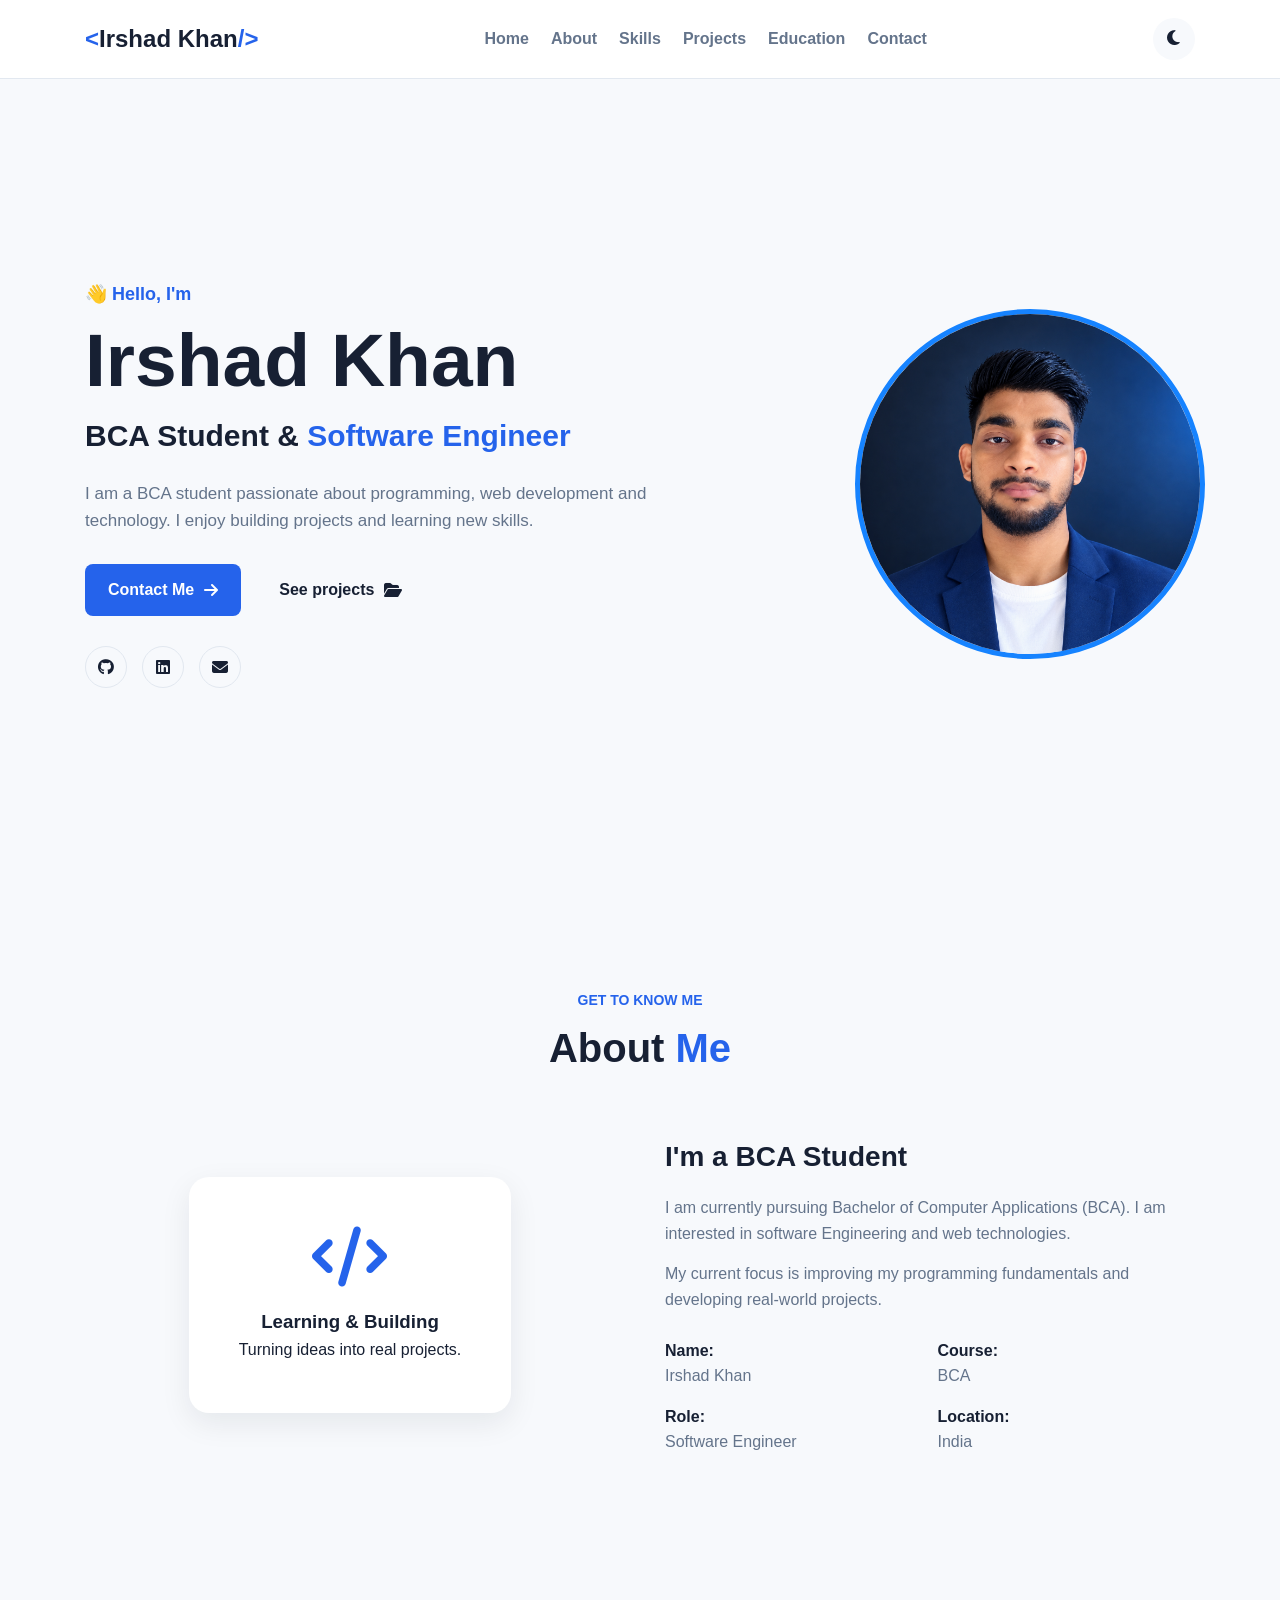
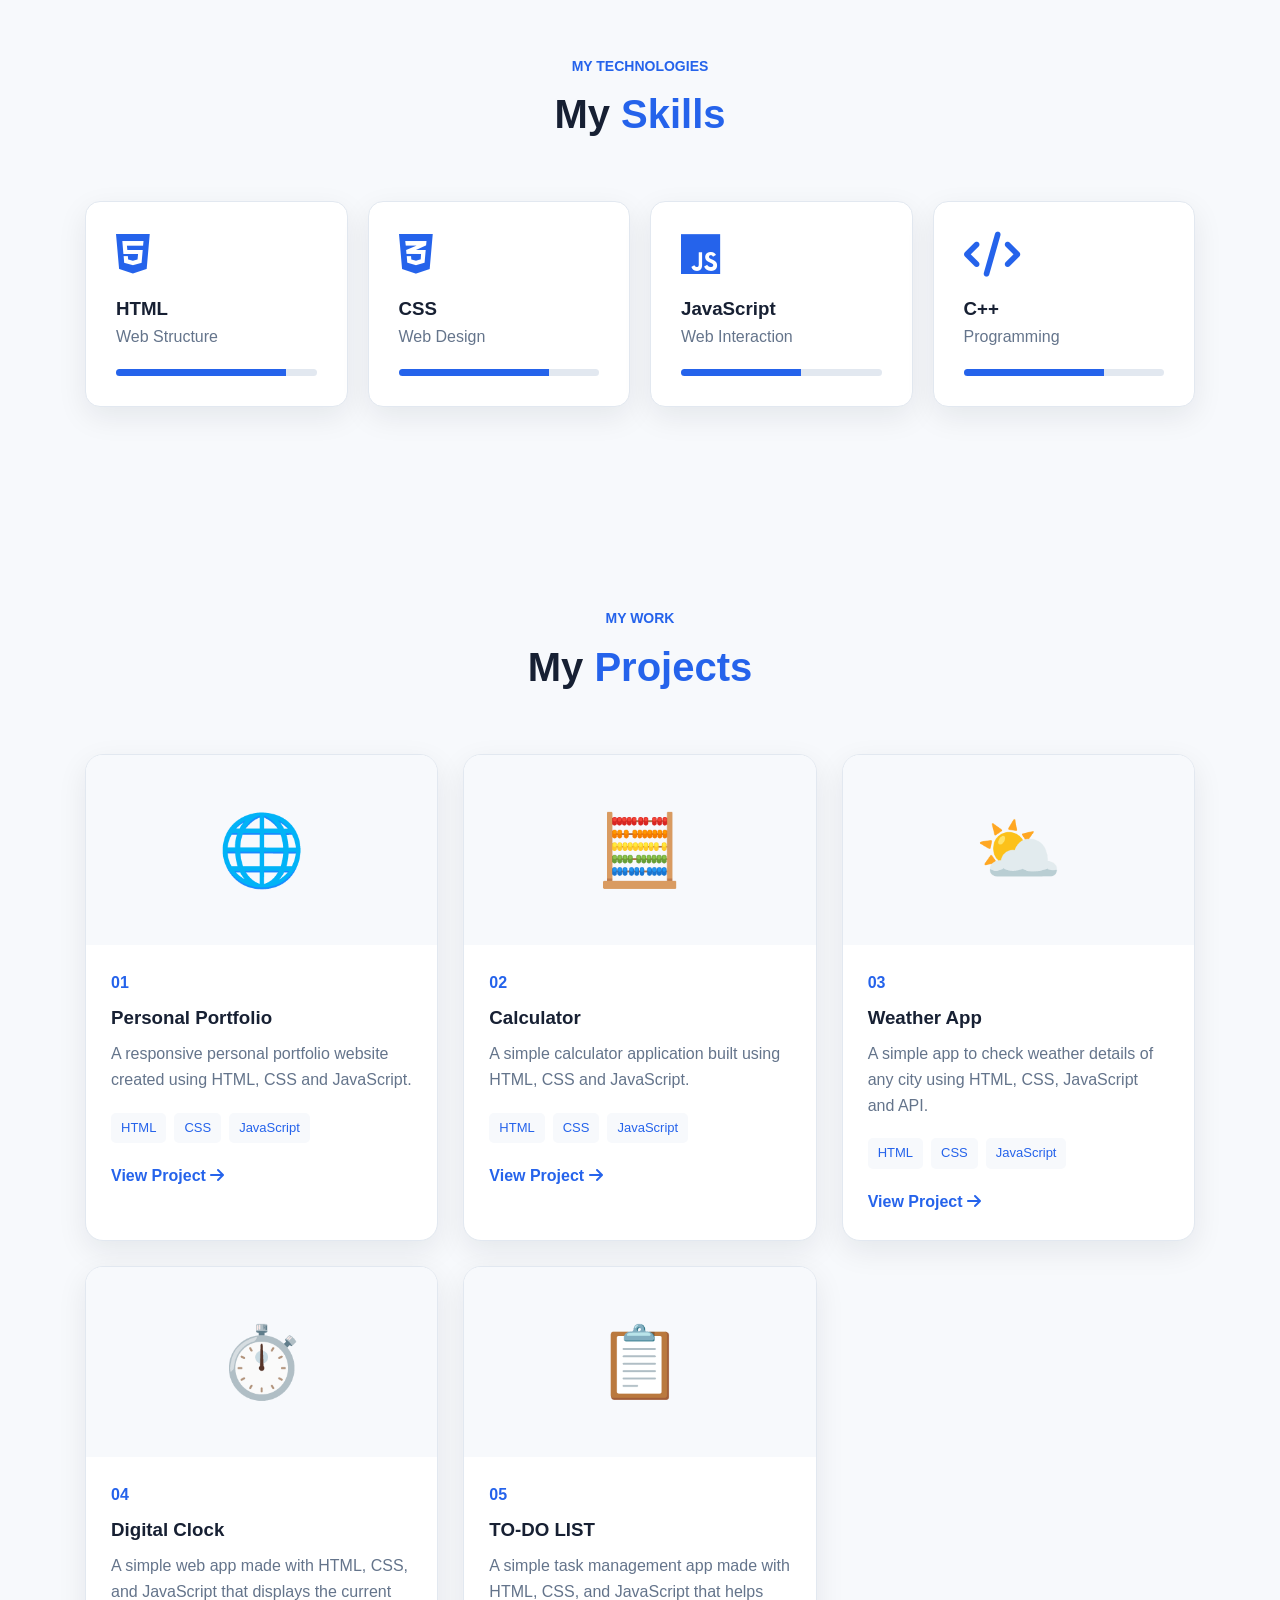
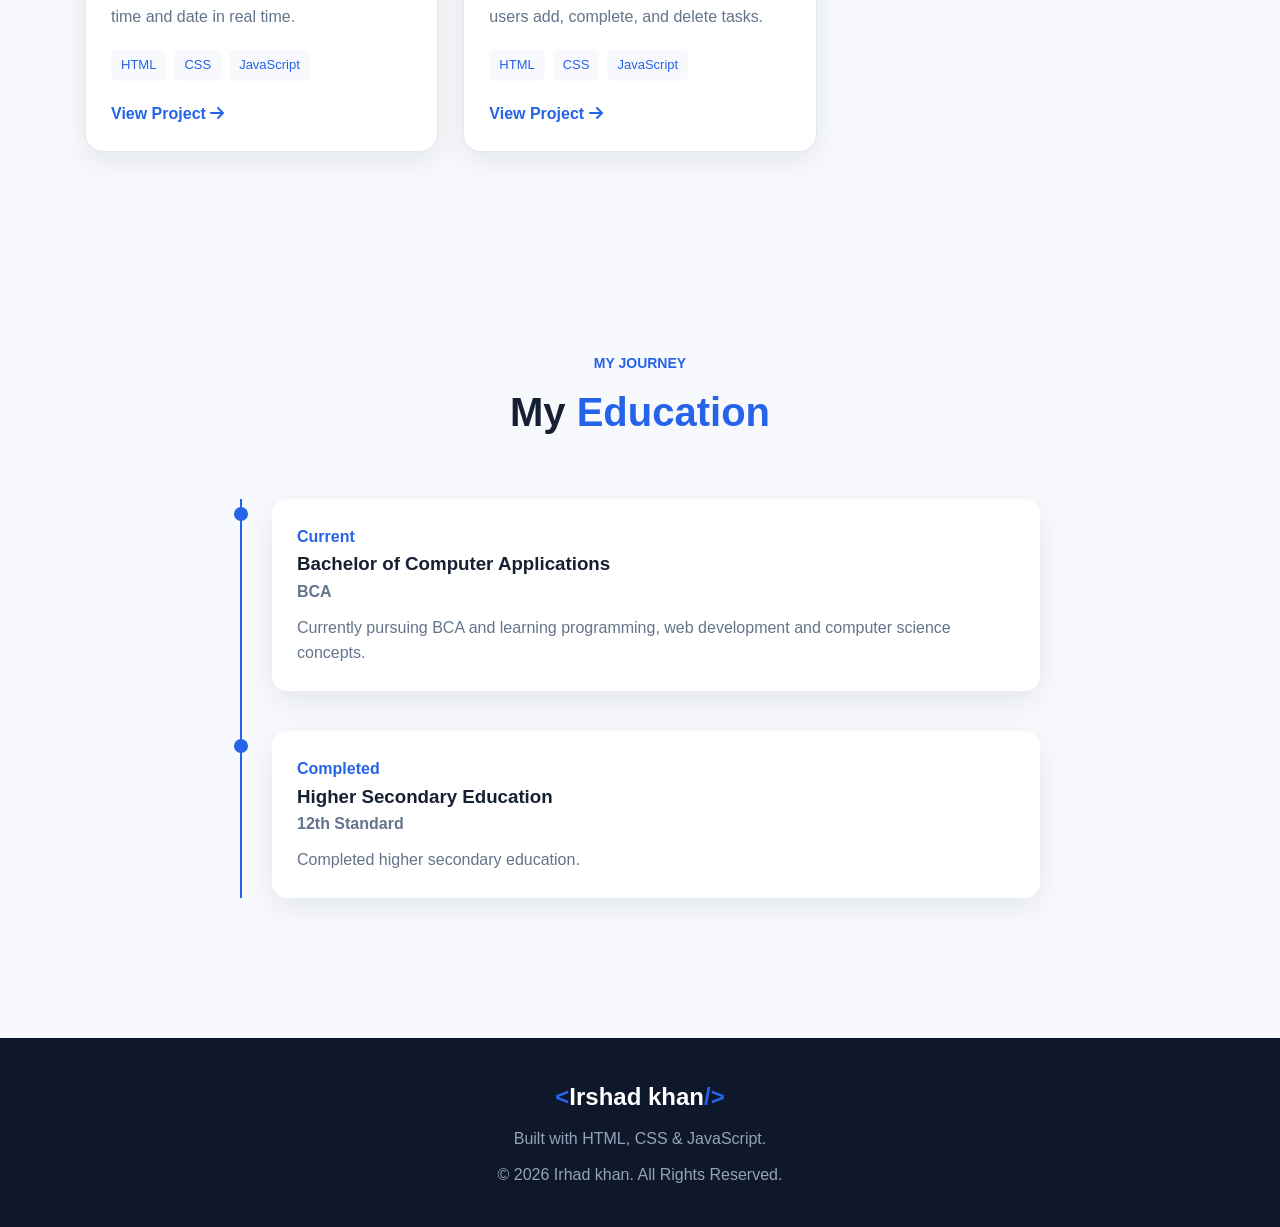
<file: index.html>
<!DOCTYPE html>
<html lang="en">

<head>
    <meta charset="UTF-8">

    <meta name="viewport"
        content="width=device-width, initial-scale=1.0">

    <meta name="description"
        content="Personal portfolio of a BCA student and aspiring software Engineer .">

    <title> Irshad Khan | BCA Student Portfolio</title>

    <!-- CSS -->
    <link rel="stylesheet" href="style.css">

    <!-- Font Awesome Icons -->
    <link rel="stylesheet"
        href="https://cdnjs.cloudflare.com/ajax/libs/font-awesome/6.5.2/css/all.min.css">

</head>

<body>

    <!-- ================= NAVBAR ================= -->

    <header>

        <nav class="navbar">

            <a href="#home" class="logo">
                <span>&lt;</span>Irshad Khan<span>/&gt;</span>
            </a>

            <ul class="nav-links">

                <li>
                    <a href="#home">Home</a>
                </li>

                <li>
                    <a href="#about">About</a>
                </li>

                <li>
                    <a href="#skills">Skills</a>
                </li>

                <li>
                    <a href="#projects">Projects</a>
                </li>

                <li>
                    <a href="#education">Education</a>
                </li>
                
                <li>
                    <a href="#Contact">Contact</a>
                </li>

                
            </ul>

            <div class="nav-buttons">

                <button id="theme-btn"
                    class="icon-btn"
                    aria-label="Change theme">

                    <i class="fas fa-moon"></i>

                </button>

                <button id="menu-btn"
                    class="icon-btn menu-btn"
                    aria-label="Open menu">

                    <i class="fas fa-bars"></i>

                </button>

            </div>

        </nav>

    </header>


    <!-- ================= HOME ================= -->

    <main>

        <section id="home" class="hero">

            <div class="hero-content">

                <p class="small-title">
                    👋 Hello, I'm
                </p>

                <h1>
                    Irshad Khan
                </h1>

                <h2>
                    BCA Student &
                    <span> Software Engineer</span>
                </h2>

                <p class="hero-description">

                    I am a BCA student passionate about
                    programming, web development and
                    technology. I enjoy building projects
                    and learning new skills.

                </p>

                <div class="hero-buttons">
                    <a href="contact.html"
                        class="btn primary-btn">
                        Contact Me
                        <i class="fas fa-arrow-right"></i>
                    </a>

                    <a href="#projects"
                        class="btn secondary-byn">
                        See projects
                        <i class="fas fa-folder-open"></i>
                    </a>
                    

               

                </div>


                <!-- Social Media -->

                <div class="social-links">

                    <a href="https://github.com/irshad7878"
                        target="_blank"
                        aria-label="GitHub">

                        <i class="fab fa-github"></i>

                    </a>

                    <a href="https://www.linkedin.com/in/irshad-khan-5201314m"


                        target="_blank"
                        aria-label="LinkedIn">

                        <i class="fab fa-linkedin"></i>

                    </a>

                    <a href="mailto:ik4012990@gmail.com"
                        aria-label="Email">

                        <i class="fas fa-envelope"></i>

                    </a>

                </div>

            </div>


            <!-- Profile -->

            <div class="hero-image">

                <div class="profile-container">

                    <div class="profile-circle">

                        <!-- Replace this emoji with your image later -->

                        <img src="image1.png" alt="My Photo">

                    </div>

                </div>

            </div>

        </section>


        <!-- ================= ABOUT ================= -->

        <section id="about"
            class="section reveal">

            <div class="section-heading">

                <p>GET TO KNOW ME</p>

                <h2>About <span>Me</span></h2>

            </div>


            <div class="about-grid">

                <div class="about-image">

                    <div class="about-card">

                        <i class="fas fa-code"></i>

                        <h3>
                            Learning & Building
                        </h3>

                        <p>
                            Turning ideas into real projects.
                        </p>

                    </div>

                </div>


                <div class="about-text">

                    <h3>
                        I'm a BCA Student
                    </h3>

                    <p>

                        I am currently pursuing Bachelor
                        of Computer Applications (BCA).
                        I am interested in software
                        Engineering and web technologies.

                    </p>

                    <p>

                        My current focus is improving my
                        programming fundamentals and
                        developing real-world projects.

                    </p>


                    <div class="about-info">

                        <div>
                            <strong>Name:</strong>
                            <span>Irshad Khan</span>
                        </div>

                        <div>
                            <strong>Course:</strong>
                            <span>BCA</span>
                        </div>

                        <div>
                            <strong>Role:</strong>
                            <span>Software Engineer</span>
                        </div>

                        <div>
                            <strong>Location:</strong>
                            <span>India</span>
                        </div>

                    </div>

                </div>

            </div>

        </section>


        <!-- ================= SKILLS ================= -->

        <section id="skills"
            class="section skills-section reveal">

            <div class="section-heading">

                <p>MY TECHNOLOGIES</p>

                <h2>My <span>Skills</span></h2>

            </div>


            <div class="skills-grid">

                <div class="skill-card">

                    <i class="fab fa-html5"></i>

                    <h3>HTML</h3>

                    <p>
                        Web Structure
                    </p>

                    <div class="progress">
                        <span style="width: 85%"></span>
                    </div>

                </div>


                <div class="skill-card">

                    <i class="fab fa-css3-alt"></i>

                    <h3>CSS</h3>

                    <p>
                        Web Design
                    </p>

                    <div class="progress">
                        <span style="width: 75%"></span>
                    </div>

                </div>


                <div class="skill-card">

                    <i class="fab fa-js"></i>

                    <h3>JavaScript</h3>

                    <p>
                        Web Interaction
                    </p>

                    <div class="progress">
                        <span style="width: 60%"></span>
                    </div>

                </div>


                <div class="skill-card">

                    <i class="fas fa-code"></i>

                    <h3>C++</h3>

                    <p>
                        Programming
                    </p>

                    <div class="progress">
                        <span style="width: 70%"></span>
                    </div>

                </div>

            </div>

        </section>



          <!-- ================= PROJECTS ================= -->

<section id="projects" class="section reveal">

    <div class="section-heading">

        <p>MY WORK</p>

        <h2>My <span>Projects</span></h2>

    </div>


    <div class="projects-grid">


        <!-- Project 1 -->

        <article class="project-card">

            <div class="project-image">
                🌐
            </div>

            <div class="project-content">

                <span class="project-number">
                    01
                </span>

                <h3>
                    Personal Portfolio
                </h3>

                <p>
                    A responsive personal portfolio
                    website created using HTML,
                    CSS and JavaScript.
                </p>

                <div class="project-tech">
                    <span>HTML</span>
                    <span>CSS</span>
                    <span>JavaScript</span>
                </div>

                <a href="https://irshad7878.github.io/my-portfolio/"
                    class="project-link">

                    View Project
                    <i class="fas fa-arrow-right"></i>

                </a>

            </div>

        </article>


        <!-- Project 2 -->

        <article class="project-card">

            <div class="project-image">
                🧮
            </div>

            <div class="project-content">

                <span class="project-number">
                    02
                </span>

                <h3>
                    Calculator
                </h3>

                <p>
                    A simple calculator application
                    built using HTML, CSS and
                    JavaScript.
                </p>

                <div class="project-tech">
                    <span>HTML</span>
                    <span>CSS</span>
                    <span>JavaScript</span>
                </div>

                <a href="https://irshad7878.github.io/Calculator/"
                    class="project-link">

                    View Project
                    <i class="fas fa-arrow-right"></i>

                </a>

            </div>

        </article>


        <!-- Project 3 -->

        <article class="project-card">

            <div class="project-image">
                ⛅
            </div>

            <div class="project-content">

                <span class="project-number">
                    03
                </span>

                <h3>
                    Weather App
                </h3>

                <p>
                    A simple app to check weather
                    details of any city using
                    HTML, CSS, JavaScript and API.
                </p>

                <div class="project-tech">
                    <span>HTML</span>
                    <span>CSS</span>
                    <span>JavaScript</span>
                </div>

                <a href="https://irshad7878.github.io/Weather-app/"
                    class="project-link">

                    View Project
                    <i class="fas fa-arrow-right"></i>

                </a>

            </div>

        </article>


        <!-- Project 4 -->

        <article class="project-card">

            <div class="project-image">
                ⏱️
            </div>

            <div class="project-content">

                <span class="project-number">
                    04
                </span>

                <h3>
                    Digital Clock
                </h3>

                <p>
                    A simple web app made with
                    HTML, CSS, and JavaScript
                    that displays the current
                    time and date in real time.
                </p>

                <div class="project-tech">
                    <span>HTML</span>
                    <span>CSS</span>
                    <span>JavaScript</span>
                </div>

                <a href="https://irshad7878.github.io/Digital-Clock/"
                    class="project-link">

                    View Project
                    <i class="fas fa-arrow-right"></i>

                </a>

            </div>

        </article>


        <!-- Project 5 -->

        <article class="project-card">

            <div class="project-image">
                📋
            </div>

            <div class="project-content">

                <span class="project-number">
                    05
                </span>

                <h3>
                    TO-DO LIST
                </h3>

                <p>
                    A simple task management app
                    made with HTML, CSS, and
                    JavaScript that helps users
                    add, complete, and delete tasks.
                </p>

                <div class="project-tech">
                    <span>HTML</span>
                    <span>CSS</span>
                    <span>JavaScript</span>
                </div>

                <a href="https://irshad7878.github.io/TO-DO-LISt/"
                    class="project-link">

                    View Project
                    <i class="fas fa-arrow-right"></i>

                </a>

            </div>

        </article>


    </div>

</section>     

        
        <!-- ================= EDUCATION ================= -->

        <section id="education"
            class="section reveal">

            <div class="section-heading">

                <p>MY JOURNEY</p>

                <h2>My <span>Education</span></h2>

            </div>


            <div class="timeline">

                <div class="timeline-item">

                    <div class="timeline-dot"></div>

                    <div class="timeline-content">

                        <span>
                            Current
                        </span>

                        <h3>
                            Bachelor of Computer Applications
                        </h3>

                        <h4>
                            BCA
                        </h4>

                        <p>

                            Currently pursuing BCA and
                            learning programming,
                            web development and
                            computer science concepts.

                        </p>

                    </div>

                </div>


                <div class="timeline-item">

                    <div class="timeline-dot"></div>

                    <div class="timeline-content">

                        <span>
                            Completed
                        </span>

                        <h3>
                            Higher Secondary Education
                        </h3>

                        <h4>
                            12th Standard
                        </h4>

                        <p>

                            Completed higher secondary
                            education.

                        </p>

                    </div>

                </div>

            </div>

        </section>


    <!-- ================= FOOTER ================= -->

    <footer>

        <div class="footer-content">

            <a href="#home" class="logo">
                <span>&lt;</span>Irshad khan<span>/&gt;</span>
            </a>

            <p>
                Built with HTML, CSS & JavaScript.
            </p>

            <p>
                © 2026 Irhad khan. All Rights Reserved.
            </p>

        </div>

    </footer>


    <!-- Back To Top -->

    <button id="top-btn"
        aria-label="Back to top">

        <i class="fas fa-arrow-up"></i>

    </button>


    <!-- JavaScript -->

    <script src="script.js"></script>

</body>

</html>
</file>
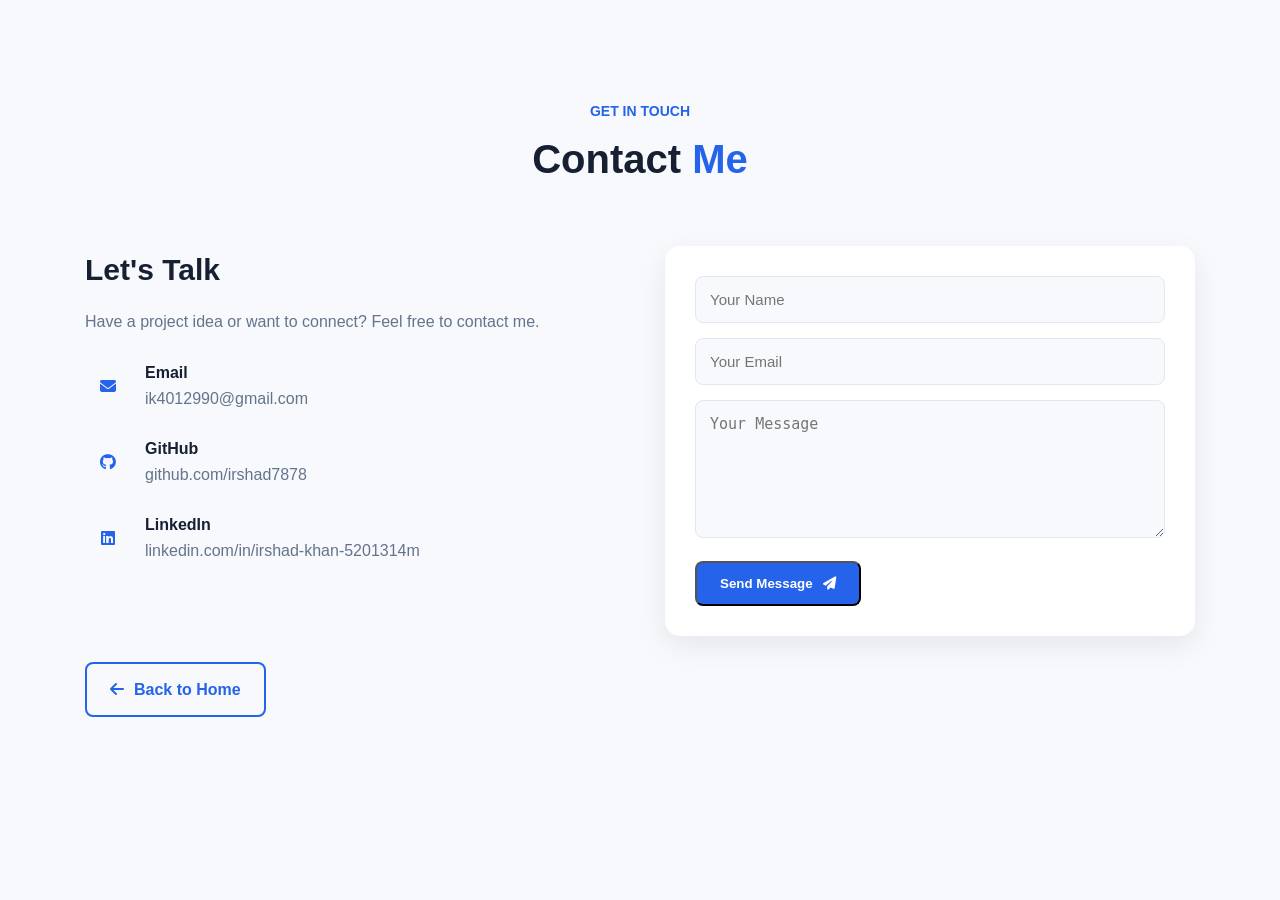
<file: contact.html>
<!DOCTYPE html>
<html lang="en">

<head>
    <meta charset="UTF-8">
    <meta name="viewport" content="width=device-width, initial-scale=1.0">

    <title>Contact Me</title>

    <link rel="stylesheet" href="style.css">

    <link rel="stylesheet"
        href="https://cdnjs.cloudflare.com/ajax/libs/font-awesome/6.5.2/css/all.min.css">
</head>

<body>

    <section class="section">

        <div class="section-heading">
            <p>GET IN TOUCH</p>
            <h2>Contact <span>Me</span></h2>
        </div>

        <div class="contact-grid">

            <div class="contact-info">

                <h3>Let's Talk</h3>

                <p>
                    Have a project idea or want to connect?
                    Feel free to contact me.
                </p>

                <div class="contact-item">
                    <i class="fas fa-envelope"></i>

                    <div>
                        <strong>Email</strong>
                        <p>ik4012990@gmail.com</p>
                    </div>
                </div>

                <div class="contact-item">
                    <i class="fab fa-github"></i>

                    <div>
                        <strong>GitHub</strong>
                        <p>github.com/irshad7878</p>
                    </div>
                </div>

                <div class="contact-item">
                    <i class="fab fa-linkedin"></i>

                    <div>
                        <strong>LinkedIn</strong>
                        <p>linkedin.com/in/irshad-khan-5201314m</p>
                    </div>
                </div>

            </div>


            <!-- CONTACT FORM -->

            <form id="contact-form"
                  action="https://formspree.io/f/xyeyqjwq"
                  method="POST">

                <input
                    type="text"
                    name="name"
                    placeholder="Your Name"
                    required>

                <input
                    type="email"
                    name="email"
                    placeholder="Your Email"
                    required>

                <textarea
                    name="message"
                    placeholder="Your Message"
                    rows="6"
                    required></textarea>

                <button type="submit"
                        class="btn primary-btn">

                    Send Message
                    <i class="fas fa-paper-plane"></i>

                </button>

            </form>

        </div>

        <br>

        <a href="index.html" class="btn secondary-btn">
            <i class="fas fa-arrow-left"></i>
            Back to Home
        </a>

    </section>

</body>

</html>
</file>
<file: style.css>
/* ===============================
   VERSION 2.0.0
   PROFESSIONAL PORTFOLIO
================================ */


/* ---------- RESET ---------- */

* {
    margin: 0;
    padding: 0;
    box-sizing: border-box;
}

html {
    scroll-behavior: smooth;
}

body {
    font-family: Arial, sans-serif;
    background: #f7f9fc;
    color: #172033;
    line-height: 1.6;
    transition: 0.3s;
}

a {
    text-decoration: none;
    color: inherit;
}

button {
    font-family: inherit;
}


/* ---------- VARIABLES ---------- */

:root {

    --primary: #2563eb;

    --primary-dark: #1d4ed8;

    --text: #172033;

    --text-light: #64748b;

    --background: #f7f9fc;

    --card: #ffffff;

    --border: #e2e8f0;

    --shadow:
        0 10px 30px rgba(15, 23, 42, 0.08);

}


/* ---------- DARK MODE ---------- */

body.dark {

    --text: #f1f5f9;

    --text-light: #94a3b8;

    --background: #0f172a;

    --card: #1e293b;

    --border: #334155;

}


/* ---------- NAVBAR ---------- */

header {

    position: sticky;

    top: 0;

    z-index: 1000;

    background: var(--card);

    border-bottom: 1px solid var(--border);

}

.navbar {

    max-width: 1150px;

    margin: auto;

    padding: 18px 20px;

    display: flex;

    align-items: center;

    justify-content: space-between;

}

.logo {

    font-size: 24px;

    font-weight: bold;

}

.logo span {

    color: var(--primary);

}

.nav-links {

    list-style: none;

    display: flex;

    gap: 22px;

}

.nav-links a {

    color: var(--text-light);

    font-weight: 600;

    transition: 0.3s;

}

.nav-links a:hover {

    color: var(--primary);

}

.nav-buttons {

    display: flex;

    gap: 10px;

}

.icon-btn {

    width: 42px;

    height: 42px;

    border: none;

    border-radius: 50%;

    background: var(--background);

    color: var(--text);

    cursor: pointer;

    font-size: 17px;

}

.menu-btn {

    display: none;

}


/* ---------- HERO ---------- */

.hero {

    max-width: 1150px;

    min-height: 90vh;

    margin: auto;

    padding: 80px 20px;

    display: flex;

    align-items: center;

    justify-content: space-between;

    gap: 50px;

}

.hero-content {

    max-width: 650px;

}

.small-title {

    color: var(--primary);

    font-weight: bold;

    font-size: 18px;

}

.hero h1 {

    font-size: clamp(45px, 7vw, 75px);

    line-height: 1.1;

    margin: 10px 0;

}

.hero h2 {

    font-size: 30px;

    margin-bottom: 20px;

}

.hero h2 span {

    color: var(--primary);

}

.hero-description {

    color: var(--text-light);

    max-width: 600px;

    font-size: 17px;

}

.hero-buttons {

    display: flex;

    gap: 15px;

    margin-top: 30px;

}

.btn {

    display: inline-flex;

    align-items: center;

    justify-content: center;

    gap: 10px;

    padding: 13px 23px;

    border-radius: 8px;

    font-weight: bold;

    cursor: pointer;

    transition: 0.3s;

}

.primary-btn {

    background: var(--primary);

    color: white;

}

.primary-btn:hover {

    background: var(--primary-dark);

    transform: translateY(-3px);

}

.secondary-btn {

    border: 2px solid var(--primary);

    color: var(--primary);

}

.secondary-btn:hover {

    background: var(--primary);

    color: white;

}

.social-links {

    display: flex;

    gap: 15px;

    margin-top: 30px;

}

.social-links a {

    width: 42px;

    height: 42px;

    border: 1px solid var(--border);

    border-radius: 50%;

    display: flex;

    align-items: center;

    justify-content: center;

    color: var(--text);

    transition: 0.3s;

}

.social-links a:hover {

    color: white;

    background: var(--primary);

    transform: translateY(-4px);

}


/* ---------- PROFILE ---------- */

.hero-image {

    display: flex;

    justify-content: center;

    align-items: center;

}

.hero-image img {

    width: 350;

    height: 350px;

    object-fit: cover;

    border-radius: 50%;

    border: 5px solid #1683ff;

}

.profile-container {

    width: 330px;

    height: 330px;

    border-radius: 50%;

    display: flex;

    align-items: center;

    justify-content: center;

    background: linear-gradient(
        135deg,
        #dbeafe,
        #eff6ff
    );

}

.profile-circle {

    width: 270px;

    height: 270px;

    border-radius: 50%;

    display: flex;

    align-items: center;

    justify-content: center;

    background: var(--card);

    font-size: 100px;

}


/* ---------- SECTIONS ---------- */

.section {

    max-width: 1150px;

    margin: auto;

    padding: 100px 20px;

}

.section-heading {

    text-align: center;

    margin-bottom: 55px;

}

.section-heading p {

    color: var(--primary);

    font-weight: bold;

    font-size: 14px;

}

.section-heading h2 {

    font-size: 40px;

    margin-top: 5px;

}

.section-heading h2 span {

    color: var(--primary);

}


/* ---------- ABOUT ---------- */

.about-grid {

    display: grid;

    grid-template-columns: 1fr 1fr;

    gap: 50px;

    align-items: center;

}

.about-image {

    min-height: 300px;

    display: flex;

    align-items: center;

    justify-content: center;

}

.about-card {

    background: var(--card);

    padding: 50px;

    border-radius: 20px;

    text-align: center;

    box-shadow: var(--shadow);

}

.about-card i {

    font-size: 60px;

    color: var(--primary);

    margin-bottom: 20px;

}

.about-text h3 {

    font-size: 28px;

    margin-bottom: 15px;

}

.about-text p {

    color: var(--text-light);

    margin-bottom: 15px;

}

.about-info {

    display: grid;

    grid-template-columns: 1fr 1fr;

    gap: 15px;

    margin-top: 25px;

}

.about-info div {

    display: flex;

    flex-direction: column;

}

.about-info strong {

    color: var(--text);

}

.about-info span {

    color: var(--text-light);

}


/* ---------- SKILLS ---------- */

.skills-grid {

    display: grid;

    grid-template-columns:
        repeat(4, 1fr);

    gap: 20px;

}

.skill-card {

    background: var(--card);

    padding: 30px;

    border: 1px solid var(--border);

    border-radius: 15px;

    box-shadow: var(--shadow);

    transition: 0.3s;

}

.skill-card:hover {

    transform: translateY(-8px);

}

.skill-card > i {

    font-size: 45px;

    color: var(--primary);

}

.skill-card h3 {

    margin-top: 15px;

}

.skill-card p {

    color: var(--text-light);

}

.progress {

    height: 7px;

    background: var(--border);

    border-radius: 20px;

    margin-top: 20px;

    overflow: hidden;

}

.progress span {

    height: 100%;

    display: block;

    background: var(--primary);

}


/* ---------- PROJECTS ---------- */

.projects-grid {

    display: grid;

    grid-template-columns:
        repeat(3, 1fr);

    gap: 25px;

}

.project-card {

    background: var(--card);

    border: 1px solid var(--border);

    border-radius: 18px;

    overflow: hidden;

    box-shadow: var(--shadow);

    transition: 0.3s;

}

.project-card:hover {

    transform: translateY(-8px);

}

.project-image {

    height: 190px;

    display: flex;

    align-items: center;

    justify-content: center;

    background: var(--background);

    font-size: 70px;

}

.project-content {

    padding: 25px;

}

.project-number {

    color: var(--primary);

    font-weight: bold;

}

.project-content h3 {

    margin: 8px 0;

}

.project-content p {

    color: var(--text-light);

}

.project-tech {

    display: flex;

    gap: 8px;

    flex-wrap: wrap;

    margin: 20px 0;

}

.project-tech span {

    padding: 5px 10px;

    background: var(--background);

    color: var(--primary);

    border-radius: 5px;

    font-size: 13px;

}

.project-link {

    color: var(--primary);

    font-weight: bold;

}


/* ---------- TIMELINE ---------- */

.timeline {

    max-width: 800px;

    margin: auto;

    border-left: 2px solid var(--primary);

    padding-left: 30px;

}

.timeline-item {

    position: relative;

    margin-bottom: 40px;

}

.timeline-dot {

    width: 14px;

    height: 14px;

    border-radius: 50%;

    background: var(--primary);

    position: absolute;

    left: -38px;

    top: 8px;

}

.timeline-content {

    background: var(--card);

    padding: 25px;

    border-radius: 15px;

    box-shadow: var(--shadow);

}

.timeline-content span {

    color: var(--primary);

    font-weight: bold;

}

.timeline-content h4 {

    color: var(--text-light);

}

.timeline-content p {

    color: var(--text-light);

    margin-top: 10px;

}


/* ---------- CERTIFICATES ---------- */

.certificate-grid {

    display: grid;

    grid-template-columns:
        repeat(3, 1fr);

    gap: 25px;

}

.certificate-card {

    text-align: center;

    background: var(--card);

    padding: 35px;

    border-radius: 15px;

    border: 1px solid var(--border);

    box-shadow: var(--shadow);

}

.certificate-card i {

    font-size: 45px;

    color: var(--primary);

}

.certificate-card h3 {

    margin: 15px 0 10px;

}

.certificate-card p {

    color: var(--text-light);

}

.certificate-card a {

    display: inline-block;

    margin-top: 20px;

    color: var(--primary);

    font-weight: bold;

}


/* ---------- RESUME ---------- */

.resume-section {

    max-width: 1100px;

    margin: 50px auto;

    padding: 50px;

    border-radius: 20px;

    background: var(--card);

    border: 1px solid var(--border);

    display: flex;

    justify-content: space-between;

    align-items: center;

    gap: 30px;

}

.resume-section p {

    color: var(--text-light);

}


/* ---------- CONTACT ---------- */

.contact-grid {

    display: grid;

    grid-template-columns: 1fr 1fr;

    gap: 50px;

}

.contact-info h3 {

    font-size: 30px;

    margin-bottom: 15px;

}

.contact-info > p {

    color: var(--text-light);

}

.contact-item {

    display: flex;

    gap: 15px;

    margin-top: 25px;

    align-items: center;

}

.contact-item i {

    width: 45px;

    height: 45px;

    display: flex;

    align-items: center;

    justify-content: center;

    border-radius: 50%;

    background: var(--background);

    color: var(--primary);

}

.contact-item p {

    color: var(--text-light);

}


form {

    background: var(--card);

    padding: 30px;

    border-radius: 15px;

    box-shadow: var(--shadow);

}

input,
textarea {

    width: 100%;

    padding: 14px;

    margin-bottom: 15px;

    border: 1px solid var(--border);

    border-radius: 8px;

    background: var(--background);

    color: var(--text);

    font-size: 15px;

    outline: none;

}

input:focus,
textarea:focus {

    border-color: var(--primary);

}


/* ---------- FOOTER ---------- */

footer {

    background: #0f172a;

    color: white;

    padding: 40px 20px;

    text-align: center;

}

.footer-content {

    display: flex;

    flex-direction: column;

    gap: 10px;

    align-items: center;

}

.footer-content p {

    color: #94a3b8;

}


/* ---------- BACK TO TOP ---------- */

#top-btn {

    position: fixed;

    right: 25px;

    bottom: 25px;

    width: 45px;

    height: 45px;

    border: none;

    border-radius: 50%;

    background: var(--primary);

    color: white;

    cursor: pointer;

    display: none;

}


/* ---------- ANIMATION ---------- */

.reveal {

    opacity: 0;

    transform: translateY(40px);

    transition: 0.8s;

}

.reveal.active {

    opacity: 1;

    transform: translateY(0);

}


/* ---------- MOBILE ---------- */

@media (max-width: 900px) {

    .nav-links {

        position: absolute;

        top: 78px;

        left: 0;

        width: 100%;

        background: var(--card);

        display: none;

        flex-direction: column;

        padding: 25px;

        text-align: center;

        border-bottom: 1px solid var(--border);

    }

    .nav-links.active {

        display: flex;

    }

    .menu-btn {

        display: block;

    }

    .hero {

        flex-direction: column;

        text-align: center;

        justify-content: center;

    }

    .hero-buttons {

        justify-content: center;

    }

    .social-links {

        justify-content: center;

    }

    .skills-grid {

        grid-template-columns: 1fr 1fr;

    }

    .projects-grid {

        grid-template-columns: 1fr;

    }

    .certificate-grid {

        grid-template-columns: 1fr;

    }

    .about-grid {

        grid-template-columns: 1fr;

    }

    .contact-grid {

        grid-template-columns: 1fr;

    }

    .resume-section {

        margin: 30px 20px;

        flex-direction: column;

        text-align: center;

    }

}


@media (max-width: 500px) {

    .hero {

        padding-top: 50px;

    }

    .hero h2 {

        font-size: 23px;

    }

    .hero-buttons {

        flex-direction: column;

    }

    .profile-container {

        width: 250px;

        height: 250px;

    }

    .profile-circle img {

        width: 350px;

        height: 350px;

        object-fit: cover;

        border-radius: 50%;

        border: 5px solid #1683ff;

    }

    .skills-grid {

        grid-template-columns: 1fr;

    }

    .about-info {

        grid-template-columns: 1fr;

    }

    .section-heading h2 {

        font-size: 32px;

    }

}
</file>
